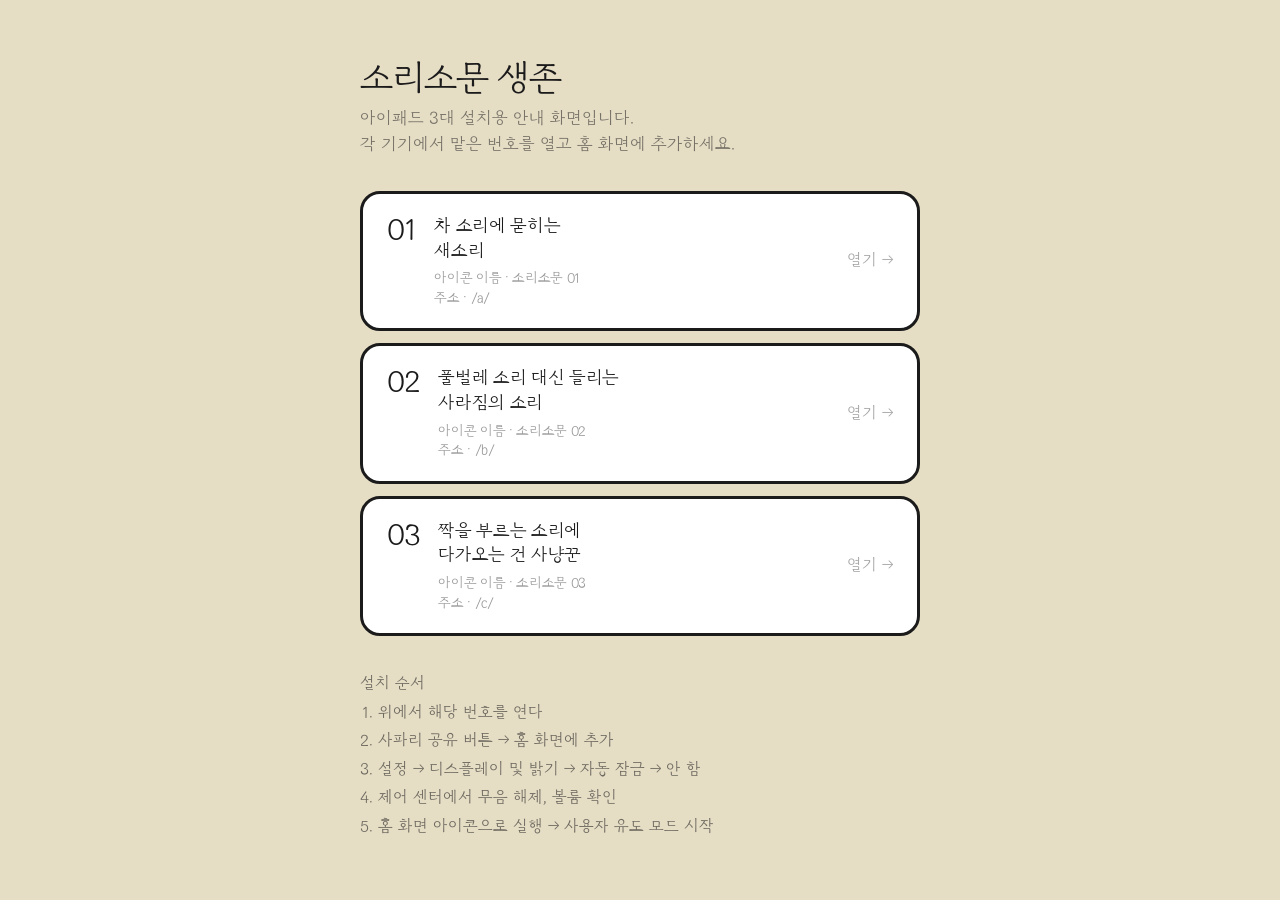
<file: index.html>
<!DOCTYPE html>
<html lang="ko">
<head>
<meta charset="utf-8">
<title>소리소문 생존 - 설치 안내</title>
<meta name="viewport" content="width=device-width, initial-scale=1, viewport-fit=cover">
<meta name="theme-color" content="#E6DDC5">
<meta name="robots" content="noindex">
<link rel="apple-touch-icon" href="assets/icons/icon-192.png">
<link rel="preload" href="assets/fonts/GabiaGosran.woff2" as="font" type="font/woff2" crossorigin>
<link rel="stylesheet" href="app.css">
<style>
  /* 이 페이지는 설치용 안내 화면입니다. 관람객에게는 보이지 않습니다. */
  body {
    position: static;
    min-height: 100%;
    background: var(--c-idle-bg);
    color: #1B1B1B;
    display: flex;
    align-items: center;
    justify-content: center;
    padding: 48px 24px;
    overflow: auto;
    -webkit-user-select: text;
    user-select: text;
  }
  .wrap { width: 100%; max-width: 560px; }
  .wrap h1 { font-size: 34px; letter-spacing: -0.03em; margin-bottom: 6px; font-weight: 400; }
  .wrap .sub { font-size: 16px; opacity: 0.55; margin-bottom: 34px; line-height: 1.6; }
  .list { display: flex; flex-direction: column; gap: 12px; margin-bottom: 34px; }
  .item {
    display: flex;
    align-items: center;
    gap: 18px;
    padding: 20px 24px;
    background: #fff;
    border: 3px solid var(--c-stroke);
    border-radius: 20px;
    color: inherit;
    text-decoration: none;
  }
  .item:active { transform: scale(0.99); }
  .item .no { font-size: 28px; letter-spacing: -0.03em; flex: none; align-self: flex-start; }
  .item .txt { font-size: 17px; line-height: 1.45; letter-spacing: -0.02em; }
  .item .meta { display: block; margin-top: 6px; font-size: 13px; line-height: 1.5; opacity: 0.45; }
  .item .go { margin-left: auto; font-size: 15px; opacity: 0.4; flex: none; }
  .note { font-size: 15px; line-height: 1.9; opacity: 0.6; }
  .note b { font-weight: 400; opacity: 1; }
  .note ol { padding-left: 1.2em; }
</style>
</head>
<body>
<div class="wrap">
  <h1>소리소문 생존</h1>
  <p class="sub">아이패드 3대 설치용 안내 화면입니다.<br>각 기기에서 맡은 번호를 열고 홈 화면에 추가하세요.</p>

  <div class="list">
    <a class="item" href="a/">
      <span class="no">01</span>
      <span class="txt">차 소리에 묻히는<br>새소리
        <span class="meta">아이콘 이름 · 소리소문 01<br>주소 · /a/</span>
      </span>
      <span class="go">열기 →</span>
    </a>
    <a class="item" href="b/">
      <span class="no">02</span>
      <span class="txt">풀벌레 소리 대신 들리는<br>사라짐의 소리
        <span class="meta">아이콘 이름 · 소리소문 02<br>주소 · /b/</span>
      </span>
      <span class="go">열기 →</span>
    </a>
    <a class="item" href="c/">
      <span class="no">03</span>
      <span class="txt">짝을 부르는 소리에<br>다가오는 건 사냥꾼
        <span class="meta">아이콘 이름 · 소리소문 03<br>주소 · /c/</span>
      </span>
      <span class="go">열기 →</span>
    </a>
  </div>

  <div class="note">
    <b>설치 순서</b>
    <ol>
      <li>위에서 해당 번호를 연다</li>
      <li>사파리 공유 버튼 → 홈 화면에 추가</li>
      <li>설정 → 디스플레이 및 밝기 → 자동 잠금 → 안 함</li>
      <li>제어 센터에서 무음 해제, 볼륨 확인</li>
      <li>홈 화면 아이콘으로 실행 → 사용자 유도 모드 시작</li>
    </ol>
  </div>
</div>
</body>
</html>
</file>
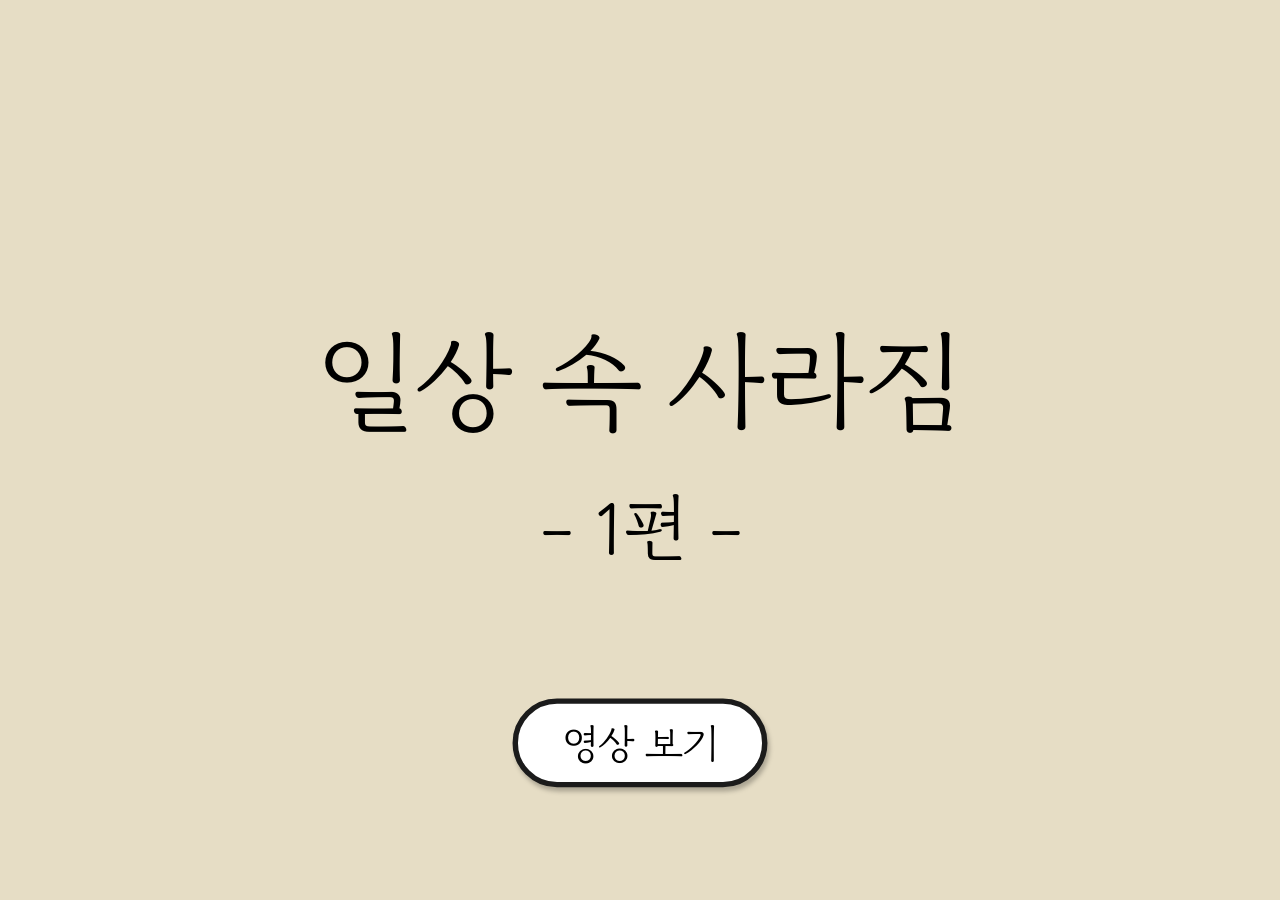
<file: 01/index.html>
<!DOCTYPE html>
<html lang="ko">
<head>
<meta charset="utf-8">
<title>소리소문 생존 01</title>
<meta name="viewport" content="width=device-width, initial-scale=1, maximum-scale=1, minimum-scale=1, user-scalable=no, viewport-fit=cover">
<meta name="theme-color" content="#E6DDC5">
<meta name="description" content="차 소리에 묻히는 새소리">
<meta name="mobile-web-app-capable" content="yes">
<meta name="apple-mobile-web-app-capable" content="yes">
<meta name="apple-mobile-web-app-status-bar-style" content="black-translucent">
<meta name="apple-mobile-web-app-title" content="소리소문 01">
<link rel="manifest" href="manifest.webmanifest">
<link rel="apple-touch-icon" href="../assets/icons/icon-192.png">
<link rel="preload" href="../assets/fonts/GabiaGosran.woff2" as="font" type="font/woff2" crossorigin>
<link rel="stylesheet" href="../app.css">
</head>
<body>
<!-- 화면은 app.js 가 만듭니다. 이 파일은 "어떤 종류인지"만 지정합니다. -->
<script>
  window.SORISO_TYPE = '01';   // 이 주소에 고정된 종류
  window.SORISO_BASE = '../';     // 공통 파일이 한 단계 위에 있음
</script>
<script src="../config.js"></script>
<script src="../app.js"></script>
</body>
</html>
</file>
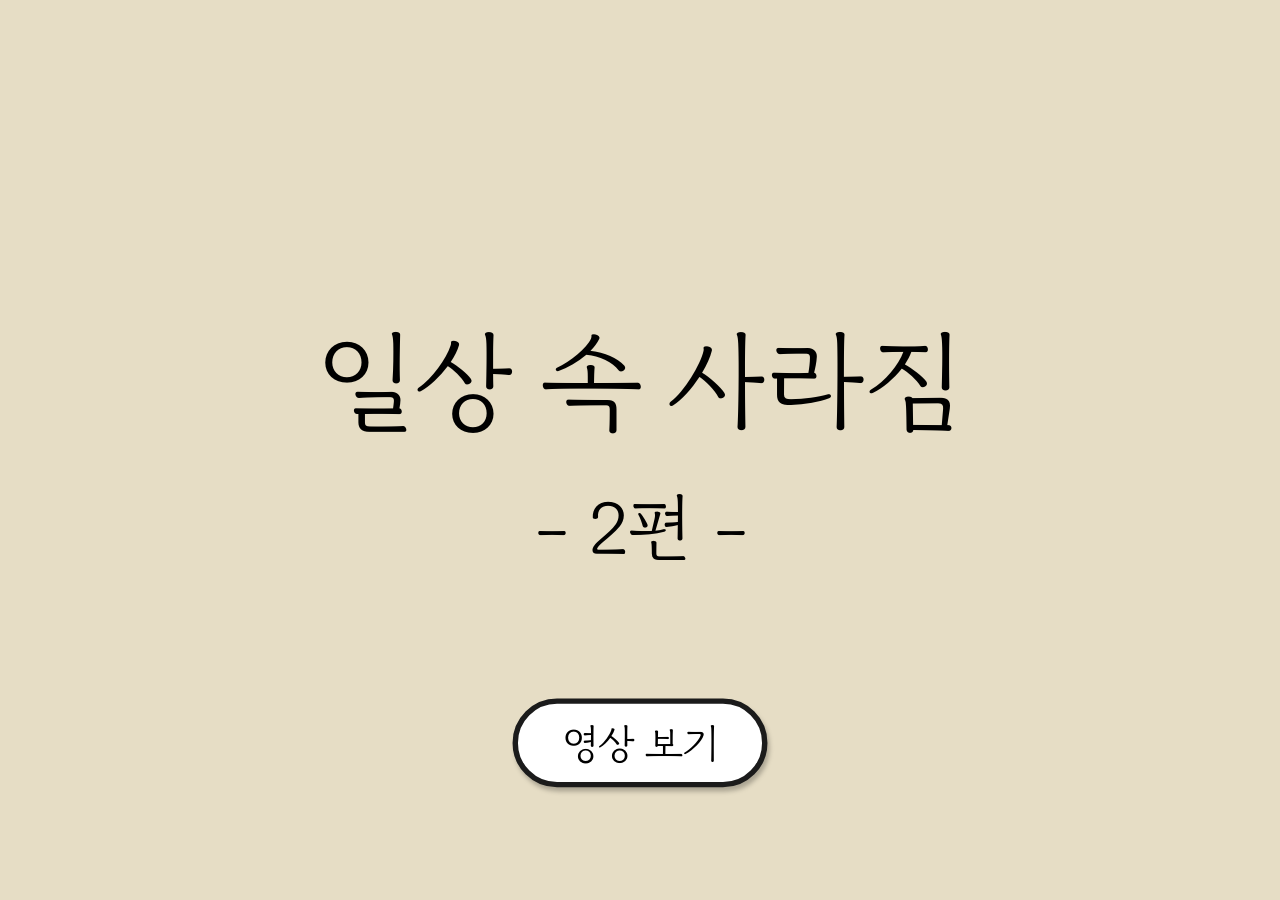
<file: 02/index.html>
<!DOCTYPE html>
<html lang="ko">
<head>
<meta charset="utf-8">
<title>소리소문 생존 02</title>
<meta name="viewport" content="width=device-width, initial-scale=1, maximum-scale=1, minimum-scale=1, user-scalable=no, viewport-fit=cover">
<meta name="theme-color" content="#E6DDC5">
<meta name="description" content="풀벌레 소리 대신 들리는 사라짐의 소리">
<meta name="mobile-web-app-capable" content="yes">
<meta name="apple-mobile-web-app-capable" content="yes">
<meta name="apple-mobile-web-app-status-bar-style" content="black-translucent">
<meta name="apple-mobile-web-app-title" content="소리소문 02">
<link rel="manifest" href="manifest.webmanifest">
<link rel="apple-touch-icon" href="../assets/icons/icon-192.png">
<link rel="preload" href="../assets/fonts/GabiaGosran.woff2" as="font" type="font/woff2" crossorigin>
<link rel="stylesheet" href="../app.css">
</head>
<body>
<!-- 화면은 app.js 가 만듭니다. 이 파일은 "어떤 종류인지"만 지정합니다. -->
<script>
  window.SORISO_TYPE = '02';   // 이 주소에 고정된 종류
  window.SORISO_BASE = '../';     // 공통 파일이 한 단계 위에 있음
</script>
<script src="../config.js"></script>
<script src="../app.js"></script>
</body>
</html>
</file>
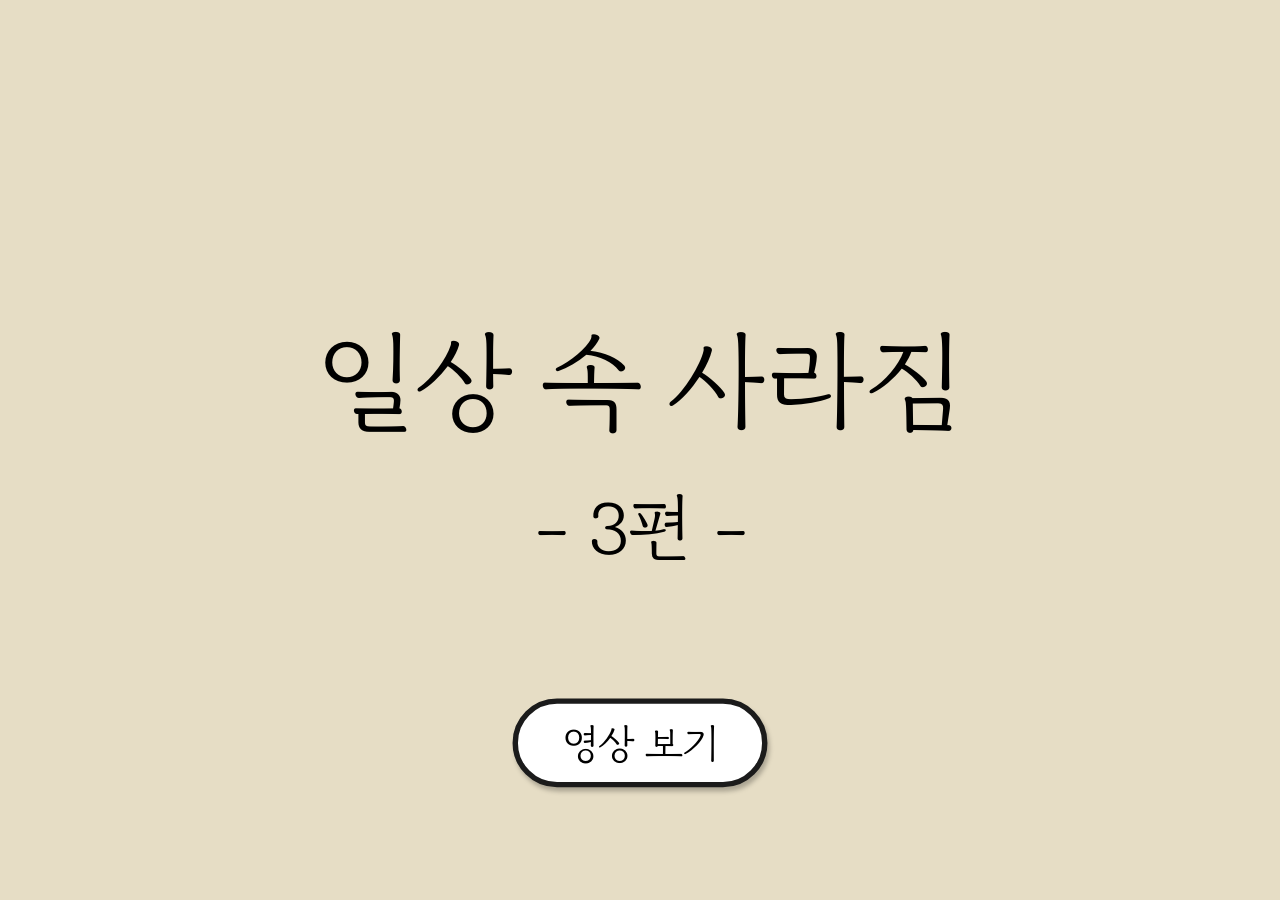
<file: 03/index.html>
<!DOCTYPE html>
<html lang="ko">
<head>
<meta charset="utf-8">
<title>소리소문 생존 03</title>
<meta name="viewport" content="width=device-width, initial-scale=1, maximum-scale=1, minimum-scale=1, user-scalable=no, viewport-fit=cover">
<meta name="theme-color" content="#E6DDC5">
<meta name="description" content="짝을 부르는 소리에 다가오는 건 사냥꾼">
<meta name="mobile-web-app-capable" content="yes">
<meta name="apple-mobile-web-app-capable" content="yes">
<meta name="apple-mobile-web-app-status-bar-style" content="black-translucent">
<meta name="apple-mobile-web-app-title" content="소리소문 03">
<link rel="manifest" href="manifest.webmanifest">
<link rel="apple-touch-icon" href="../assets/icons/icon-192.png">
<link rel="preload" href="../assets/fonts/GabiaGosran.woff2" as="font" type="font/woff2" crossorigin>
<link rel="stylesheet" href="../app.css">
</head>
<body>
<!-- 화면은 app.js 가 만듭니다. 이 파일은 "어떤 종류인지"만 지정합니다. -->
<script>
  window.SORISO_TYPE = '03';   // 이 주소에 고정된 종류
  window.SORISO_BASE = '../';     // 공통 파일이 한 단계 위에 있음
</script>
<script src="../config.js"></script>
<script src="../app.js"></script>
</body>
</html>
</file>
<file: app.css>
/* =============================================================
   소리소문 생존 - 스타일
   디자인 기준 프레임: 1180 x 820 (아이패드 가로)
   좌표는 Figma 프레임 실측값 그대로 쓰고,
   화면 크기에 맞춰 .frame 전체를 --s 배율로 확대/축소합니다.
   ============================================================= */

/* ---------- 폰트 : 가비아 고스란체 ----------
   assets/fonts/ 에 폰트 파일을 넣으면 적용됩니다.
   파일이 없으면 fallback(애플 산돌고딕)으로 자동 대체됩니다. */
@font-face {
  font-family: 'Gabia Gosran';
  src: url('assets/fonts/GabiaGosran.woff2') format('woff2'),
       url('assets/fonts/GabiaGosran.woff')  format('woff'),
       url('assets/fonts/GabiaGosran.ttf')   format('truetype');
  font-weight: 400;
  font-style: normal;
  font-display: block;   /* 폰트가 준비된 뒤 글자를 그림 - 전시 중 글꼴이 바뀌어 보이는 현상 방지 */
}

:root {
  --c-idle-bg:  #E6DDC5;   /* IDLE 배경 (베이지) */
  --c-ink:      #000000;   /* IDLE 글자 */
  --c-title-bg: #000000;   /* TITLE 배경 */
  --c-video-bg: #231F20;   /* VIDEO 배경 */
  --c-stroke:   #1B1B1B;   /* 버튼 테두리 */

  --font: 'Gabia Gosran', 'Apple SD Gothic Neo', 'Pretendard',
          -apple-system, BlinkMacSystemFont, sans-serif;

  --s: 1;                  /* 화면 맞춤 배율 (app.js가 계산) */
  --title-fade: 1200ms;    /* 타이틀 페이드 인 시간 (config.js가 덮어씀) */
}

/* ---------- 리셋 & 전시용 조작 잠금 ---------- */
* { margin: 0; padding: 0; box-sizing: border-box; }

html, body {
  width: 100%;
  height: 100%;
  overflow: hidden;
  background: #000;
  font-family: var(--font);
  font-weight: 400;
  -webkit-user-select: none;
  user-select: none;
  -webkit-touch-callout: none;
  -webkit-tap-highlight-color: transparent;
  touch-action: manipulation;
  overscroll-behavior: none;
}
body { position: fixed; inset: 0; }

/* ---------- 화면 전환 ---------- */
.screen {
  position: fixed;
  inset: 0;
  display: flex;
  align-items: center;
  justify-content: center;
  opacity: 0;
  visibility: hidden;
  transition: opacity 600ms ease, visibility 0s linear 600ms;
}
.screen.is-active {
  opacity: 1;
  visibility: visible;
  transition: opacity 600ms ease, visibility 0s;
}

.screen--idle  { background: var(--c-idle-bg);  z-index: 1; }
.screen--title { background: var(--c-title-bg); z-index: 2; }
.screen--video { background: var(--c-video-bg); z-index: 3; }

/* ---------- 1180 x 820 좌표 무대 ---------- */
.frame {
  position: relative;
  flex: none;
  width: 1180px;
  height: 820px;
  transform: scale(var(--s));
  transform-origin: center center;
}

/* =============================================================
   IDLE
   ============================================================= */

/* 큰 제목 "일상 속 사라짐" : 96px / 세로 중심 y = 352.5 (Figma 프레임 실측 대조 보정) */
.idle__heading {
  position: absolute;
  left: 0;
  right: 0;
  top: 352.5px;
  transform: translateY(-50%);
  font-size: 96px;
  line-height: 1.2;
  letter-spacing: -0.04em;
  color: var(--c-ink);
  text-align: center;
  font-weight: 400;
}

/* 회차 "-01-" : 64px / 세로 중심 y = 486 (Figma 프레임 실측 대조 보정) */
.idle__number {
  position: absolute;
  left: 0;
  right: 0;
  top: 486px;
  transform: translateY(-50%);
  font-size: 64px;
  line-height: 1.2;
  letter-spacing: -0.04em;
  color: var(--c-ink);
  text-align: center;
}

/* 회차 표기가 없을 때 : 제목과 버튼을 빈 자리만큼 좁혀서 다시 배치
   (전체 덩어리의 무게중심은 원래 배치와 같게 유지) */
.screen--idle.is-no-number .idle__heading { top: 375px; }
.screen--idle.is-no-number .pill          { top: 627px; }

/* '영상 보기' 버튼 : 235 x 82 / 중심 (590, 680) */
.pill {
  display: flex;
  align-items: center;
  justify-content: center;
  width: 235px;
  height: 82px;
  border: 5px solid var(--c-stroke);
  border-radius: 41px;
  background: #FFFFFF;
  color: #000000;
  font-family: var(--font);
  font-size: 36px;
  letter-spacing: -0.04em;
  line-height: 1;
  padding-top: 5px;                  /* 글자가 알약 정중앙에 오도록 보정 */
  cursor: pointer;
  appearance: none;
  -webkit-appearance: none;
}
.screen--idle .pill {
  position: absolute;
  left: 50%;
  top: 680px;
  transform: translate(-50%, -50%);
  filter: drop-shadow(2px 4px 2px rgba(0, 0, 0, 0.25));
  transition: transform 120ms ease;
}
.screen--idle .pill:active { transform: translate(-50%, -50%) scale(0.95); }
.screen--idle .pill.is-loading { opacity: 0.4; }

/* =============================================================
   TITLE
   ============================================================= */
.title__text {
  position: absolute;
  left: 0;
  right: 0;
  top: 410px;                        /* 프레임 세로 중앙 */
  transform: translateY(-50%);
  font-size: 64px;
  line-height: 1.2;   /* Figma 프레임 실측 대조 */
  color: #FFFFFF;
  text-align: center;
  font-weight: 400;
  opacity: 0;
}
.title__text.is-in {
  opacity: 1;
  transition: opacity var(--title-fade) ease-in;
}

/* =============================================================
   VIDEO
   ============================================================= */
.video {
  position: absolute;
  inset: 0;
  width: 100%;
  height: 100%;
  object-fit: cover;                 /* 기본 - 화면을 꽉 채움(가장자리 살짝 잘림) */
  background: var(--c-video-bg);
}

/* config.js 에서 fit: 'contain' 을 지정한 종류 -
   영상이 잘리지 않게 전체를 보여줍니다. 남는 위아래 여백은 검정입니다. */
.screen--video-contain { background: #000000; }
.screen--video-contain .video {
  object-fit: contain;
  background: #000000;
}

/* 영상이 끝난 뒤 화면 (Figma A_END)
   검은 화면 가운데에 '처음으로' 버튼 하나 */
.end {
  position: absolute;
  inset: 0;
  display: flex;
  align-items: center;
  justify-content: center;
  background: #000000;
  opacity: 0;
  visibility: hidden;
  transition: opacity 400ms ease, visibility 0s linear 400ms;
}
.end.is-active {
  opacity: 1;
  visibility: visible;
  transition: opacity 400ms ease, visibility 0s;
}
.end .pill {
  transform: scale(var(--s));
  transition: transform 120ms ease;
}
.end .pill:active { transform: scale(calc(var(--s) * 0.95)); }

/* END 화면의 버튼 - IDLE 버튼과 같은 모양 */
.pill--dark {
  background: #FFFFFF;
  border-color: var(--c-stroke);
}

/* 영상 없음 안내 */
.missing {
  position: absolute;
  inset: 0;
  display: flex;
  flex-direction: column;
  align-items: center;
  justify-content: center;
  gap: 14px;
  color: rgba(255, 255, 255, 0.85);
  text-align: center;
  padding: 40px;
}
.missing[hidden] { display: none; }
.missing__title { font-size: 34px; }
.missing__path  { font-size: 22px; opacity: 0.55; }
.missing__hint  { font-size: 20px; opacity: 0.45; }

/* =============================================================
   관리자 패널 (왼쪽 위 모서리 5회 탭)
   ============================================================= */
.hotspot {
  position: fixed;
  left: 0;
  top: 0;
  width: 90px;
  height: 90px;
  background: transparent;
  border: 0;
  z-index: 90;
}

.admin {
  position: fixed;
  inset: 0;
  z-index: 100;
  display: flex;
  flex-direction: column;
  align-items: center;
  justify-content: center;
  gap: 22px;
  background: rgba(0, 0, 0, 0.9);
  color: #fff;
}
.admin[hidden] { display: none; }
.admin__title { font-size: 30px; }
.admin__row { display: flex; gap: 16px; }
.admin__btn {
  font-family: var(--font);
  font-size: 26px;
  padding: 18px 30px;
  border-radius: 14px;
  border: 2px solid rgba(255, 255, 255, 0.5);
  background: transparent;
  color: #fff;
}
.admin__btn.is-on { background: #fff; color: #000; border-color: #fff; }
.admin__info { font-size: 18px; opacity: 0.6; text-align: center; line-height: 1.7; }
.admin__close {
  font-family: var(--font);
  font-size: 22px;
  padding: 14px 34px;
  border-radius: 12px;
  border: 0;
  background: #fff;
  color: #000;
}
</file>
